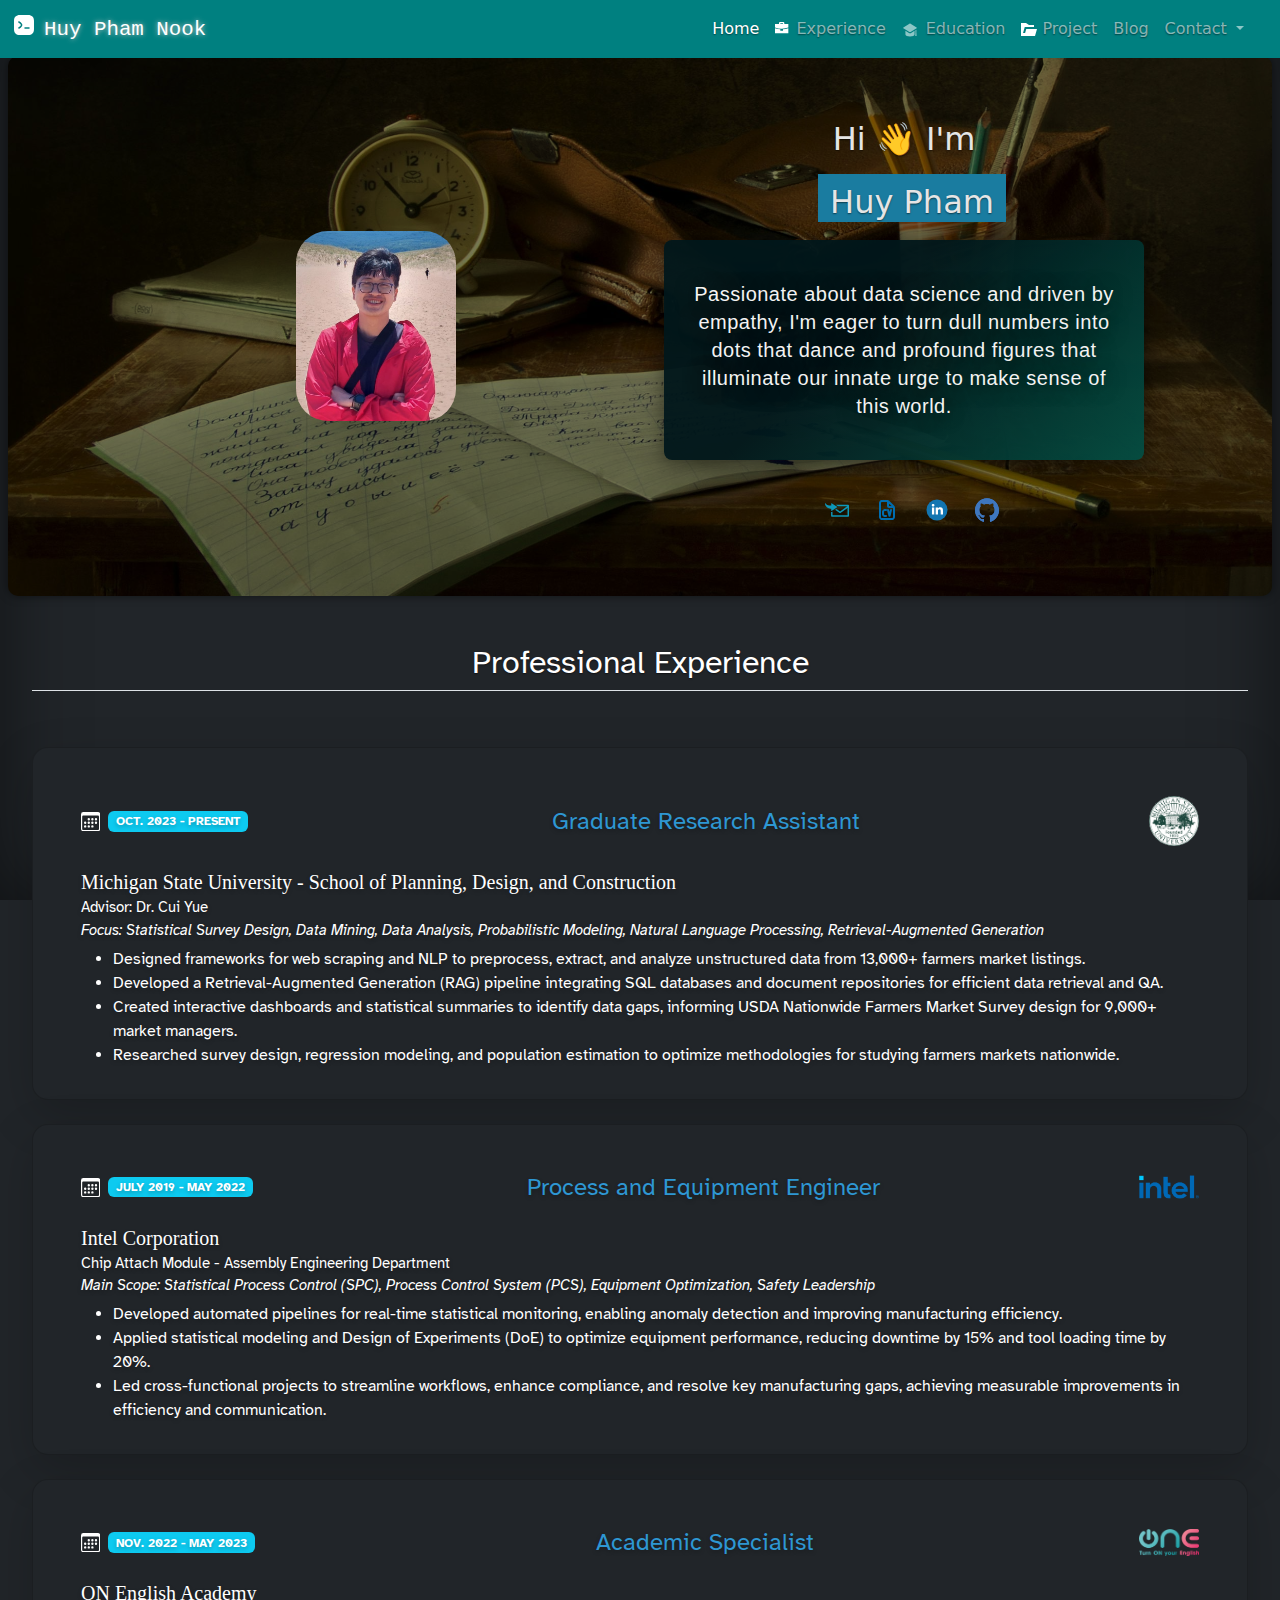
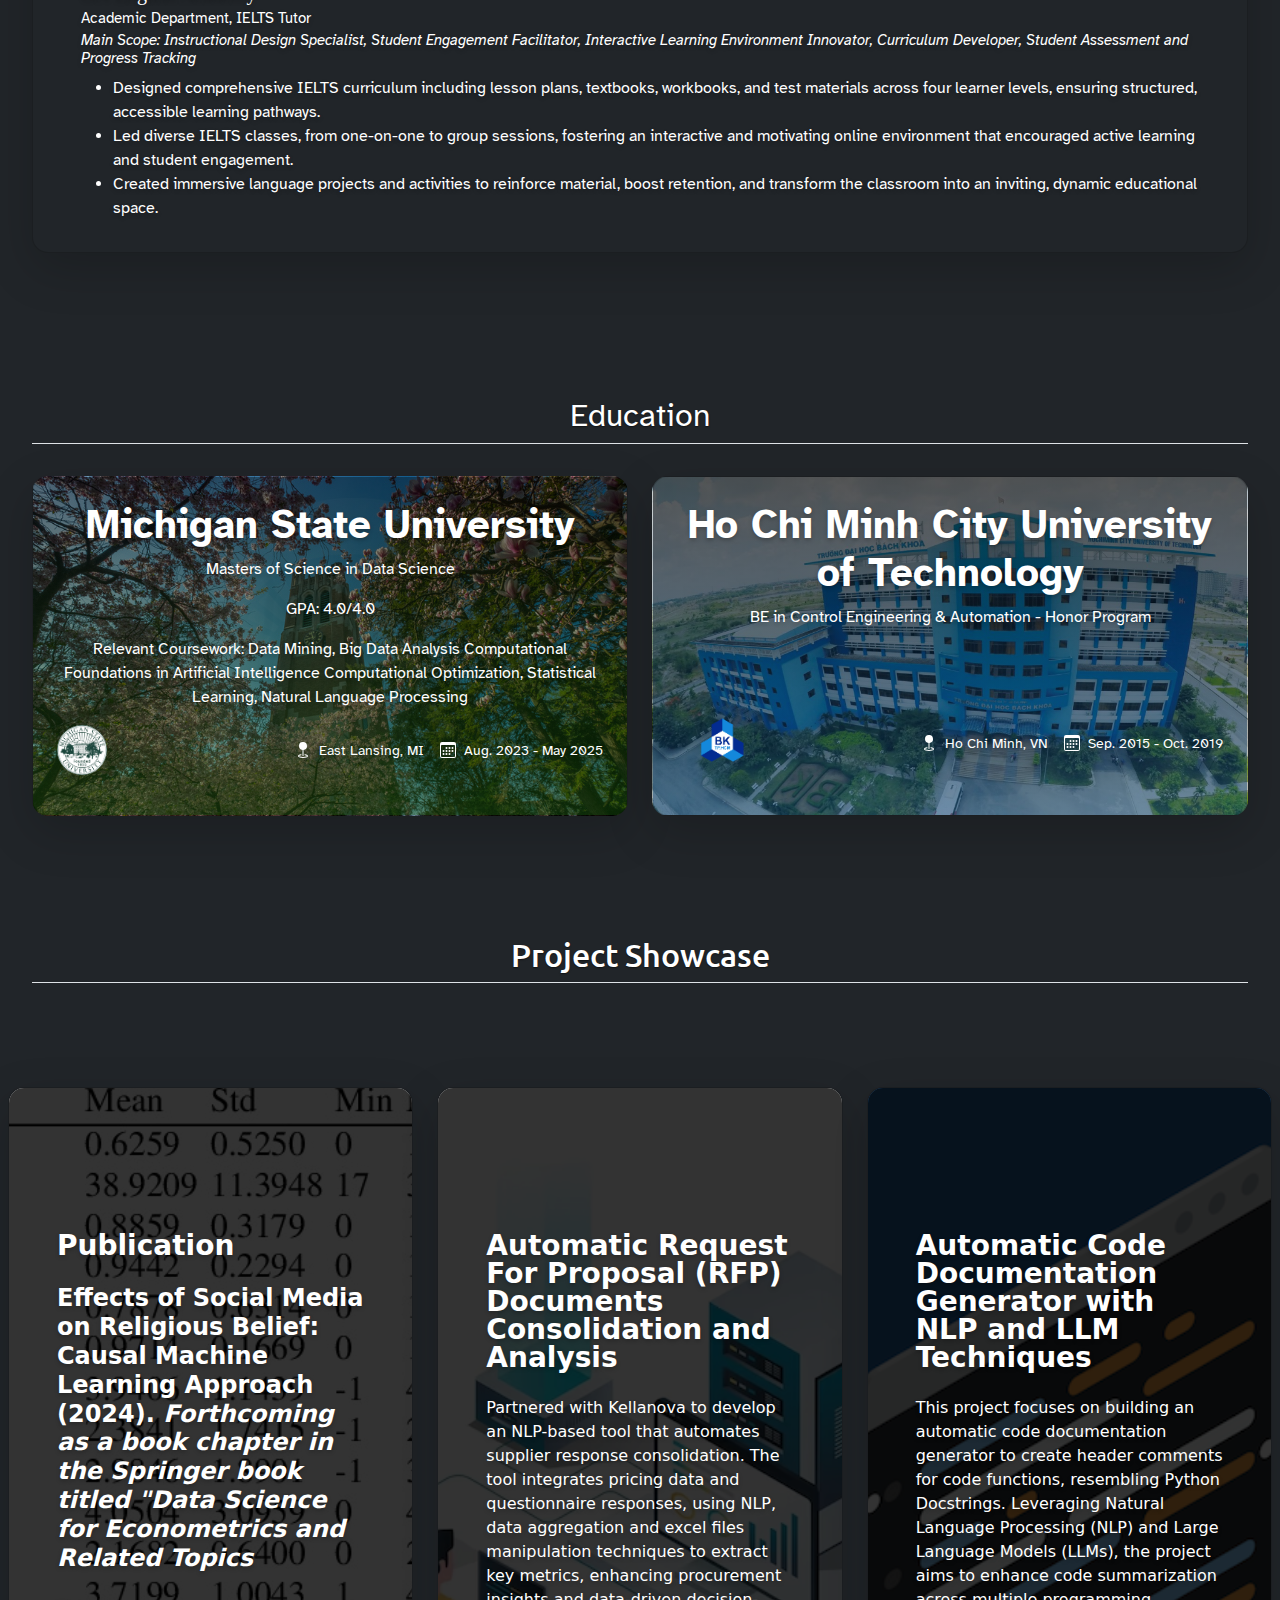
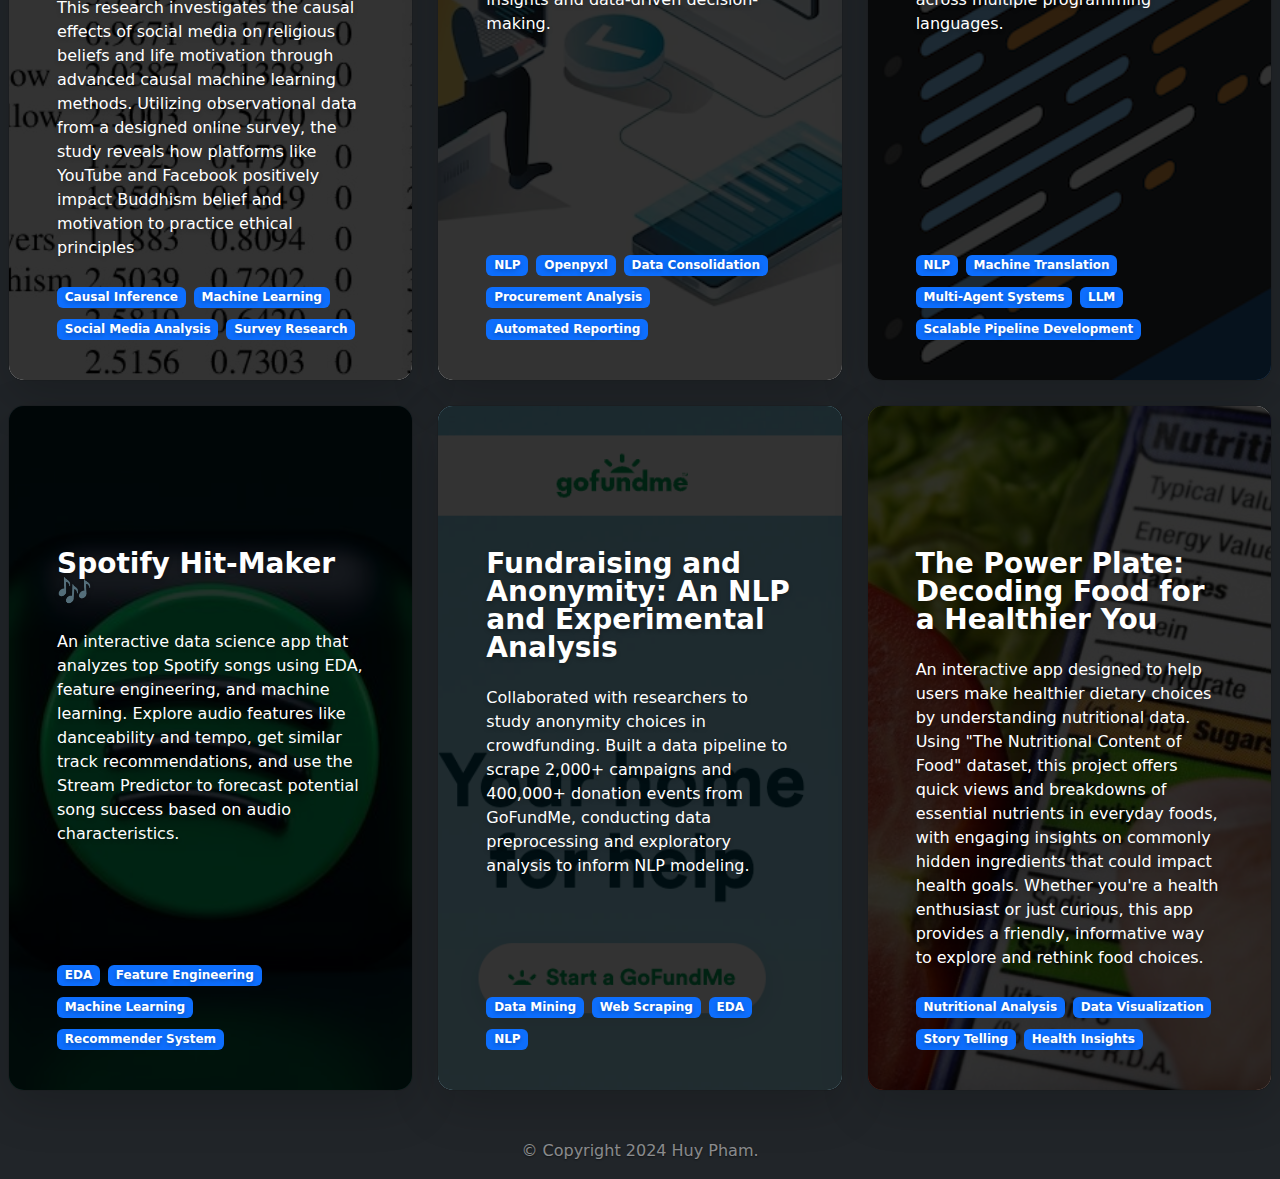
<file: index.html>
<!DOCTYPE html>
<html lang="en" class="h-100">

<head>
  <meta charset="UTF-8">
  <meta name="viewport" content="width=device-width, initial-scale=1">
  <meta name="author" content="Huy Pham">
  <meta name="description"
    content="Huy Pham Personal Portfolio, Master of Science in Data Science, I'm a dedicated and hard worker with a sharp mind and a passion for learning new things. Contact me at phamdinh@msu.edu">
  <meta name="google-site-verification" content="C8UkY1KP_EtUg__px7DzGB0qxyJPKvDaBWybJYrWNiM">
  <title>Huy Pham Personal Portfolio</title>
  <link rel="icon" href="src/favicon.ico" type="image/x-icon">
  <link href="./assets/dist/css/bootstrap.min.css" rel="stylesheet">

  <link href="./src/main.css" rel="stylesheet">
  <link rel="preconnect" href="https://fonts.googleapis.com">
  <link rel="preconnect" href="https://fonts.gstatic.com" crossorigin>
  <link
    href="https://fonts.googleapis.com/css2?family=Atkinson+Hyperlegible:ital,wght@0,400;0,700;1,400;1,700&family=Ubuntu:ital,wght@0,300;0,400;0,500;0,700;1,300;1,400;1,500;1,700&display=swap"
    rel="stylesheet">
</head>

<!-- Google tag (gtag.js) -->
<script async src="https://www.googletagmanager.com/gtag/js?id=G-77PTLSE8XR"></script>
<script>
  window.dataLayer = window.dataLayer || [];
  function gtag() { dataLayer.push(arguments); }
  gtag('js', new Date());

  gtag('config', 'G-77PTLSE8XR');
</script>

<body class="d-flex h-100 text-bg-dark" data-new-gr-c-s-check-loaded="8.912.0" data-gr-ext-installed>
  <svg style="display: none">
    <symbol id="folder-icon" viewBox="0 0 16 16">
      <path d="M0 1H5L8 3H13V5H3.7457L2.03141 11H4.11144L5.2543 7H16L14 14H0V1Z" fill="#ffffff" />
    </symbol>
    <symbol id="geo-fill" viewBox="0 0 16 16">
      <path fill-rule="evenodd"
        d="M4 4a4 4 0 1 1 4.5 3.969V13.5a.5.5 0 0 1-1 0V7.97A4 4 0 0 1 4 3.999zm2.493 8.574a.5.5 0 0 1-.411.575c-.712.118-1.28.295-1.655.493a1.319 1.319 0 0 0-.37.265.301.301 0 0 0-.057.09V14l.002.008a.147.147 0 0 0 .016.033.617.617 0 0 0 .145.15c.165.13.435.27.813.395.751.25 1.82.414 3.024.414s2.273-.163 3.024-.414c.378-.126.648-.265.813-.395a.619.619 0 0 0 .146-.15.148.148 0 0 0 .015-.033L12 14v-.004a.301.301 0 0 0-.057-.09 1.318 1.318 0 0 0-.37-.264c-.376-.198-.943-.375-1.655-.493a.5.5 0 1 1 .164-.986c.77.127 1.452.328 1.957.594C12.5 13 13 13.4 13 14c0 .426-.26.752-.544.977-.29.228-.68.413-1.116.558-.878.293-2.059.465-3.34.465-1.281 0-2.462-.172-3.34-.465-.436-.145-.826-.33-1.116-.558C3.26 14.752 3 14.426 3 14c0-.599.5-1 .961-1.243.505-.266 1.187-.467 1.957-.594a.5.5 0 0 1 .575.411z">
      </path>
    </symbol>
    <symbol id="calendar3" viewBox="0 0 16 16">
      <path
        d="M14 0H2a2 2 0 0 0-2 2v12a2 2 0 0 0 2 2h12a2 2 0 0 0 2-2V2a2 2 0 0 0-2-2zM1 3.857C1 3.384 1.448 3 2 3h12c.552 0 1 .384 1 .857v10.286c0 .473-.448.857-1 .857H2c-.552 0-1-.384-1-.857V3.857z">
      </path>
      <path
        d="M6.5 7a1 1 0 1 0 0-2 1 1 0 0 0 0 2zm3 0a1 1 0 1 0 0-2 1 1 0 0 0 0 2zm3 0a1 1 0 1 0 0-2 1 1 0 0 0 0 2zm-9 3a1 1 0 1 0 0-2 1 1 0 0 0 0 2zm3 0a1 1 0 1 0 0-2 1 1 0 0 0 0 2zm3 0a1 1 0 1 0 0-2 1 1 0 0 0 0 2zm3 0a1 1 0 1 0 0-2 1 1 0 0 0 0 2zm-9 3a1 1 0 1 0 0-2 1 1 0 0 0 0 2zm3 0a1 1 0 1 0 0-2 1 1 0 0 0 0 2zm3 0a1 1 0 1 0 0-2 1 1 0 0 0 0 2z">
      </path>
    </symbol>
    <symbol id="linkedin" viewBox="0 0 32 32">
      <rect x="2" y="2" width="28" height="28" rx="14" fill="#1275B1" />
      <path
        d="M12.6186 9.69215C12.6186 10.6267 11.8085 11.3843 10.8093 11.3843C9.81004 11.3843 9 10.6267 9 9.69215C9 8.7576 9.81004 8 10.8093 8C11.8085 8 12.6186 8.7576 12.6186 9.69215Z"
        fill="white" />
      <path d="M9.24742 12.6281H12.3402V22H9.24742V12.6281Z" fill="white" />
      <path
        d="M17.3196 12.6281H14.2268V22H17.3196C17.3196 22 17.3196 19.0496 17.3196 17.2049C17.3196 16.0976 17.6977 14.9855 19.2062 14.9855C20.911 14.9855 20.9008 16.4345 20.8928 17.5571C20.8824 19.0244 20.9072 20.5219 20.9072 22H24V17.0537C23.9738 13.8954 23.1508 12.4401 20.4433 12.4401C18.8354 12.4401 17.8387 13.1701 17.3196 13.8305V12.6281Z"
        fill="white" />

    </symbol>
    <symbol id="education" viewBox="0 0 14 14">
      <path
        d="m 12.499079,12.25525 c 0.0968,0 0.188377,-0.0436 0.249339,-0.11884 0.06096,-0.0752 0.08473,-0.17385 0.06473,-0.26853 l -0.202146,-0.95662 c 0.115125,-0.11137 0.187491,-0.26686 0.187491,-0.43975 0,-0.182 -0.08106,-0.34343 -0.206876,-0.45558 l 0,-3.32202 -0.810333,0.50146 0,2.82056 c -0.125815,0.11215 -0.2069,0.27358 -0.2069,0.45558 0,0.17291 0.07239,0.32841 0.187515,0.43975 l -0.20217,0.95662 c -0.02,0.0947 0.0038,0.19335 0.06473,0.26853 0.06096,0.0752 0.152539,0.11884 0.249339,0.11884 l 0.625281,0 z M 12.773741,4.75539 7.5021019,1.49209 C 7.3477151,1.39699 7.1736728,1.34925 6.9996305,1.34925 c -0.1740423,0 -0.3482077,0.0477 -0.5016586,0.14284 l -5.271713,3.2633 C 1.0854931,4.84249 0.99999905,4.99633 0.99999905,5.1619 c 0,0.1656 0.085494,0.31949 0.22625985,0.40673 l 5.2716883,3.26333 c 0.153451,0.0952 0.3276163,0.14284 0.5016586,0.14284 0.1740423,0 0.3481092,-0.0477 0.5024714,-0.14284 L 12.773741,5.56863 c 0.140766,-0.0872 0.22626,-0.24113 0.22626,-0.40673 0,-0.16557 -0.08549,-0.31946 -0.22626,-0.40651 z M 6.9996059,9.78508 c -0.3283798,0 -0.6488777,-0.0912 -0.928242,-0.26411 l -3.0750017,-1.90368 0,3.27796 c 0,0.97016 1.7931578,1.7555 4.0032436,1.7555 2.2108742,0 4.0038842,-0.78536 4.0038842,-1.7555 l 0,-3.27796 -3.0748786,1.90368 C 7.6492472,9.69388 7.3279857,9.78508 6.9996059,9.78508 Z" />
    </symbol>
    <symbol id="code" viewBox="0 0 32 32">
      <path
        d="M16.19 2H7.81C4.17 2 2 4.17 2 7.81V16.18C2 19.83 4.17 22 7.81 22H16.18C19.82 22 21.99 19.83 21.99 16.19V7.81C22 4.17 19.83 2 16.19 2ZM9.94 13.27C9.26 14.29 8.32 15.12 7.22 15.67C7.12 15.72 7 15.75 6.89 15.75C6.61 15.75 6.35 15.6 6.22 15.34C6.03 14.97 6.18 14.52 6.56 14.33C7.43 13.9 8.17 13.24 8.7 12.44C8.88 12.17 8.88 11.83 8.7 11.56C8.16 10.76 7.42 10.1 6.56 9.67C6.18 9.49 6.03 9.04 6.22 8.66C6.4 8.29 6.85 8.14 7.22 8.33C8.32 8.88 9.26 9.71 9.94 10.73C10.46 11.5 10.46 12.5 9.94 13.27ZM17 15.75H13C12.59 15.75 12.25 15.41 12.25 15C12.25 14.59 12.59 14.25 13 14.25H17C17.41 14.25 17.75 14.59 17.75 15C17.75 15.41 17.41 15.75 17 15.75Z"
        fill="white" />
    </symbol>
    <symbol id="map" viewBox="0 0 24 24">
      <g opacity="0.5">
        <path
          d="M3 8.70938V16.8377C3 17.8813 3 18.4031 3.28314 18.7959C3.56627 19.1888 4.06129 19.3538 5.05132 19.6838L6.21609 20.072C7.58318 20.5277 8.26674 20.7556 8.95493 20.6634C8.96999 20.6614 8.98501 20.6593 9 20.6569V6.65705C8.88712 6.67391 8.77331 6.68433 8.6591 6.68823C8.11989 6.70664 7.58626 6.52877 6.51901 6.17302C5.12109 5.70705 4.42213 5.47406 3.89029 5.71066C3.70147 5.79466 3.53204 5.91678 3.39264 6.06935C3 6.49907 3 7.23584 3 8.70938Z"
          fill="white" />
        <path
          d="M21 15.2907V7.16229C21 6.11872 21 5.59692 20.7169 5.20409C20.4337 4.81126 19.9387 4.64625 18.9487 4.31624L17.7839 3.92799C16.4168 3.47229 15.7333 3.24444 15.0451 3.3366C15.03 3.33861 15.015 3.34078 15 3.34309V17.343C15.1129 17.3261 15.2267 17.3157 15.3409 17.3118C15.8801 17.2934 16.4137 17.4713 17.481 17.827C18.8789 18.293 19.5779 18.526 20.1097 18.2894C20.2985 18.2054 20.468 18.0833 20.6074 17.9307C21 17.501 21 16.7642 21 15.2907Z"
          fill="white" />
      </g>
      <path
        d="M9.24685 6.60921C9.16522 6.6285 9.08286 6.64435 9 6.65673V20.6566C9.66964 20.5533 10.2689 20.1538 11.4416 19.3719L12.824 18.4503C13.7601 17.8263 14.2281 17.5143 14.7532 17.3902C14.8348 17.3709 14.9171 17.355 15 17.3427V3.34277C14.3304 3.44613 13.7311 3.84561 12.5583 4.62747L11.176 5.54905C10.2399 6.17308 9.77191 6.48509 9.24685 6.60921Z"
        fill="#white" />
      <path d="M17.481 17.8267C17.5684 17.8558 17.653 17.884 17.735 17.9113Z" fill="#white" />
    </symbol>
    <symbol id="work-case-filled" viewBox="0 0 512 512">
      <path
        d="M0,197.76 C54.5835501,218.995667 112.186031,231.452204 170.666667,234.666667 L170.666667,277.333333 L256,277.333333 L256,234.666667 C314.339546,231.013 371.833936,218.86731 426.666667,198.613333 L426.666667,362.666667 L0,362.666667 L0,197.76 Z M277.333333,0 L298.666667,21.3333333 L298.666667,64 L426.666667,64 L426.666667,175.146667 C361.254942,199.569074 292.110481,212.488551 222.293333,213.333333 L222.293333,213.333333 L206.933333,213.333333 C136.179047,212.568604 66.119345,199.278929 0,174.08 L0,64 L128,64 L128,21.3333333 L149.333333,0 L277.333333,0 Z M256,42.6666667 L170.666667,42.6666667 L170.666667,64 L256,64 L256,42.6666667 Z"
        fill="#ffffff" />
    </symbol>
    <symbol id="email" viewBox="0 0 16.615 16.615">
      <g>
        <g>
          <path style="fill:#0d98ba;" d="M16.614,5.208c0-0.276-0.225-0.501-0.502-0.501H7.53l1.208,0.813
                c0.078,0.053,0.142,0.119,0.199,0.19h6.455L10.408,9.32L7.971,7.566l-0.965,0.65l3.111,2.218c0.17,0.123,0.412,0.121,0.582,0
                l4.912-3.502v5.09H5.205V9.428L5.003,9.565C4.845,9.669,4.669,9.721,4.488,9.721C4.39,9.721,4.295,9.7,4.202,9.67v2.854
                c0,0.277,0.225,0.502,0.502,0.502h11.409c0.277,0,0.502-0.225,0.502-0.502V5.958c0-0.026-0.004-0.05-0.008-0.072
                c0.006-0.027,0.008-0.054,0.008-0.08V5.208H16.614z" />
          <path style="fill:#0d98ba;" d="M4.308,8.799c0,0.066,0.037,0.127,0.096,0.158c0.06,0.031,0.13,0.027,0.185-0.01l3.735-2.514
                C8.373,6.4,8.403,6.344,8.403,6.283c0-0.06-0.03-0.115-0.079-0.149L4.59,3.621C4.535,3.585,4.464,3.58,4.405,3.611
                c-0.059,0.032-0.096,0.093-0.096,0.16v1.454C3.721,5.221,3.235,5.195,2.83,5.146C0.888,4.916,0.368,3.75,0.347,3.7
                C0.318,3.632,0.252,3.59,0.181,3.59c-0.012,0-0.024,0-0.035,0.003C0.06,3.611,0,3.685,0,3.77c0,2.944,3.495,3.571,4.307,3.677
                L4.308,8.799L4.308,8.799z" />
        </g>
      </g>
    </symbol>
    <symbol id="cv" viewBox="0 0 24 24">
      <path
        d="M12.6385 3.05526L12.8719 2.08289L12.6385 3.05526ZM13.9373 3.93726L13.2302 4.64437L13.9373 3.93726ZM13.2166 3.29472L13.7391 2.44208L13.2166 3.29472ZM6.09202 20.782L6.54601 19.891L6.09202 20.782ZM5.21799 19.908L6.10899 19.454L5.21799 19.908ZM17.908 20.782L17.454 19.891L17.908 20.782ZM18.782 19.908L17.891 19.454L18.782 19.908ZM18.0627 8.06274L18.7698 7.35563L18.0627 8.06274ZM18.7053 8.78343L19.5579 8.26093L18.7053 8.78343ZM18.9447 9.36154L19.9171 9.12809L18.9447 9.36154ZM5.21799 4.09202L6.10899 4.54601L5.21799 4.09202ZM6.09202 3.21799L6.54601 4.10899L6.09202 3.21799ZM13.9701 11.7575C13.8362 11.2217 13.2933 10.8959 12.7575 11.0299C12.2217 11.1638 11.8959 11.7067 12.0299 12.2425L13.9701 11.7575ZM14.5 18L13.5299 18.2425C13.6411 18.6877 14.0411 19 14.5 19C14.9589 19 15.3589 18.6877 15.4701 18.2425L14.5 18ZM16.9701 12.2425C17.1041 11.7067 16.7783 11.1638 16.2425 11.0299C15.7067 10.8959 15.1638 11.2217 15.0299 11.7575L16.9701 12.2425ZM11 19C11.5523 19 12 18.5523 12 18C12 17.4477 11.5523 17 11 17V19ZM9.23463 17.8478L8.85195 18.7716H8.85195L9.23463 17.8478ZM8.15224 16.7654L7.22836 17.1481H7.22836L8.15224 16.7654ZM11 13C11.5523 13 12 12.5523 12 12C12 11.4477 11.5523 11 11 11V13ZM9.23463 12.1522L8.85195 11.2284L9.23463 12.1522ZM8.15224 13.2346L7.22836 12.8519L8.15224 13.2346ZM14 3.17981C14 2.62752 13.5523 2.17981 13 2.17981C12.4477 2.17981 12 2.62752 12 3.17981H14ZM18.82 10C19.3723 10 19.82 9.55229 19.82 9C19.82 8.44772 19.3723 8 18.82 8V10ZM15.8 20H8.2V22H15.8V20ZM6 17.8V6.2H4V17.8H6ZM8.2 4H11.6745V2H8.2V4ZM18 10.3255V17.8H20V10.3255H18ZM11.6745 4C12.2113 4 12.3167 4.00643 12.405 4.02763L12.8719 2.08289C12.4999 1.99357 12.1161 2 11.6745 2V4ZM14.6444 3.23015C14.3321 2.91791 14.0653 2.64199 13.7391 2.44208L12.6941 4.14736C12.7715 4.19482 12.8506 4.2648 13.2302 4.64437L14.6444 3.23015ZM12.405 4.02763C12.5071 4.05213 12.6046 4.09253 12.6941 4.14736L13.7391 2.44208C13.4707 2.27759 13.178 2.15638 12.8719 2.08289L12.405 4.02763ZM8.2 20C7.62345 20 7.25117 19.9992 6.96784 19.9761C6.69617 19.9539 6.59545 19.9162 6.54601 19.891L5.63803 21.673C6.01641 21.8658 6.40963 21.9371 6.80497 21.9694C7.18864 22.0008 7.65645 22 8.2 22V20ZM4 17.8C4 18.3436 3.99922 18.8114 4.03057 19.195C4.06287 19.5904 4.13419 19.9836 4.32698 20.362L6.10899 19.454C6.0838 19.4045 6.04612 19.3038 6.02393 19.0322C6.00078 18.7488 6 18.3766 6 17.8H4ZM6.54601 19.891C6.35785 19.7951 6.20487 19.6422 6.10899 19.454L4.32698 20.362C4.6146 20.9265 5.07354 21.3854 5.63803 21.673L6.54601 19.891ZM15.8 22C16.3436 22 16.8114 22.0008 17.195 21.9694C17.5904 21.9371 17.9836 21.8658 18.362 21.673L17.454 19.891C17.4045 19.9162 17.3038 19.9539 17.0322 19.9761C16.7488 19.9992 16.3766 20 15.8 20V22ZM18 17.8C18 18.3766 17.9992 18.7488 17.9761 19.0322C17.9539 19.3038 17.9162 19.4045 17.891 19.454L19.673 20.362C19.8658 19.9836 19.9371 19.5904 19.9694 19.195C20.0008 18.8114 20 18.3436 20 17.8H18ZM18.362 21.673C18.9265 21.3854 19.3854 20.9265 19.673 20.362L17.891 19.454C17.7951 19.6422 17.6422 19.7951 17.454 19.891L18.362 21.673ZM17.3556 8.76985C17.7352 9.14941 17.8052 9.22849 17.8526 9.30593L19.5579 8.26093C19.358 7.93471 19.0821 7.66788 18.7698 7.35563L17.3556 8.76985ZM20 10.3255C20 9.8839 20.0064 9.50012 19.9171 9.12809L17.9724 9.59498C17.9936 9.6833 18 9.7887 18 10.3255H20ZM17.8526 9.30593C17.9075 9.3954 17.9479 9.49295 17.9724 9.59498L19.9171 9.12809C19.8436 8.82198 19.7224 8.52935 19.5579 8.26093L17.8526 9.30593ZM6 6.2C6 5.62345 6.00078 5.25117 6.02393 4.96784C6.04612 4.69617 6.0838 4.59545 6.10899 4.54601L4.32698 3.63803C4.13419 4.01641 4.06287 4.40963 4.03057 4.80497C3.99922 5.18864 4 5.65645 4 6.2H6ZM8.2 2C7.65645 2 7.18864 1.99922 6.80497 2.03057C6.40963 2.06287 6.01641 2.13419 5.63803 2.32698L6.54601 4.10899C6.59545 4.0838 6.69617 4.04612 6.96784 4.02393C7.25117 4.00078 7.62345 4 8.2 4V2ZM6.10899 4.54601C6.20487 4.35785 6.35785 4.20487 6.54601 4.10899L5.63803 2.32698C5.07354 2.6146 4.6146 3.07354 4.32698 3.63803L6.10899 4.54601ZM12.0299 12.2425L13.5299 18.2425L15.4701 17.7575L13.9701 11.7575L12.0299 12.2425ZM15.4701 18.2425L16.9701 12.2425L15.0299 11.7575L13.5299 17.7575L15.4701 18.2425ZM11 17C10.5204 17 10.2107 16.9995 9.97376 16.9833C9.74576 16.9677 9.65893 16.9411 9.61732 16.9239L8.85195 18.7716C9.17788 18.9066 9.50779 18.9561 9.83762 18.9787C10.1585 19.0005 10.5477 19 11 19V17ZM7 15C7 15.4523 6.99946 15.8415 7.02135 16.1624C7.04385 16.4922 7.09336 16.8221 7.22836 17.1481L9.07612 16.3827C9.05888 16.3411 9.03227 16.2542 9.01671 16.0262C9.00054 15.7893 9 15.4796 9 15H7ZM9.61732 16.9239C9.37229 16.8224 9.17761 16.6277 9.07612 16.3827L7.22836 17.1481C7.53284 17.8831 8.11687 18.4672 8.85195 18.7716L9.61732 16.9239ZM11 11C10.5477 11 10.1585 10.9995 9.83762 11.0213C9.50779 11.0439 9.17788 11.0934 8.85195 11.2284L9.61732 13.0761C9.65893 13.0589 9.74576 13.0323 9.97376 13.0167C10.2107 13.0005 10.5204 13 11 13V11ZM9 15C9 14.5204 9.00054 14.2107 9.01671 13.9738C9.03227 13.7458 9.05888 13.6589 9.07612 13.6173L7.22836 12.8519C7.09336 13.1779 7.04385 13.5078 7.02135 13.8376C6.99946 14.1585 7 14.5477 7 15H9ZM8.85195 11.2284C8.11686 11.5328 7.53284 12.1169 7.22836 12.8519L9.07612 13.6173C9.17761 13.3723 9.37229 13.1776 9.61732 13.0761L8.85195 11.2284ZM12 3.17981V8H14V3.17981H12ZM14 10H18.82V8H14V10ZM12 8C12 9.10457 12.8954 10 14 10V8V8H12ZM13.2302 4.64437L17.3556 8.76985L18.7698 7.35563L14.6444 3.23015L13.2302 4.64437Z"
        fill="#006db0" />
    </symbol>
    <symbol id="github" viewBox="0 0 496 496">
      <path id="SVGCleanerId_0" style="fill: #3e77bf"
        d="M247.992,5.163C111.048,5.163,0,116.627,0,254.163
	c0,109.992,71.048,203.32,169.632,236.24c12.392,2.296,16.912-5.392,16.912-12c0-5.904-0.216-21.56-0.336-42.344
	c-69,15.064-83.552-33.376-83.552-33.376c-11.264-28.768-27.52-36.408-27.52-36.408c-22.528-15.456,1.696-15.16,1.696-15.16
	c24.88,1.752,37.976,25.672,37.976,25.672c22.144,38.048,58.064,27.048,72.192,20.672c2.232-16.08,8.656-27.064,15.736-33.28
	c-55.056-6.296-112.944-27.64-112.944-123.04c0-27.176,9.656-49.408,25.52-66.832c-2.568-6.296-11.072-31.6,2.416-65.872
	c0,0,20.832-6.688,68.2,25.52c19.784-5.52,41-8.28,62.096-8.392c21.048,0.112,42.28,2.864,62.096,8.392
	c47.328-32.208,68.128-25.52,68.128-25.52c13.52,34.272,5.016,59.576,2.456,65.872c15.904,17.424,25.504,39.648,25.504,66.832
	c0,95.64-57.984,116.68-113.232,122.856c8.904,7.688,16.832,22.872,16.832,46.112c0,33.296-0.296,60.128-0.296,68.296
	c0,6.672,4.472,14.424,17.048,11.968C425.016,457.387,496,364.123,496,254.163C496,116.627,384.952,5.163,247.992,5.163z" />
      <g>
        <path id="SVGCleanerId_0_1_" style="fill: #3e77bf"
          d="M247.992,5.163C111.048,5.163,0,116.627,0,254.163
		c0,109.992,71.048,203.32,169.632,236.24c12.392,2.296,16.912-5.392,16.912-12c0-5.904-0.216-21.56-0.336-42.344
		c-69,15.064-83.552-33.376-83.552-33.376c-11.264-28.768-27.52-36.408-27.52-36.408c-22.528-15.456,1.696-15.16,1.696-15.16
		c24.88,1.752,37.976,25.672,37.976,25.672c22.144,38.048,58.064,27.048,72.192,20.672c2.232-16.08,8.656-27.064,15.736-33.28
		c-55.056-6.296-112.944-27.64-112.944-123.04c0-27.176,9.656-49.408,25.52-66.832c-2.568-6.296-11.072-31.6,2.416-65.872
		c0,0,20.832-6.688,68.2,25.52c19.784-5.52,41-8.28,62.096-8.392c21.048,0.112,42.28,2.864,62.096,8.392
		c47.328-32.208,68.128-25.52,68.128-25.52c13.52,34.272,5.016,59.576,2.456,65.872c15.904,17.424,25.504,39.648,25.504,66.832
		c0,95.64-57.984,116.68-113.232,122.856c8.904,7.688,16.832,22.872,16.832,46.112c0,33.296-0.296,60.128-0.296,68.296
		c0,6.672,4.472,14.424,17.048,11.968C425.016,457.387,496,364.123,496,254.163C496,116.627,384.952,5.163,247.992,5.163z" />
      </g>
    </symbol>
  </svg>

  <div class="d-flex w-100 h-100 p-2 mx-auto flex-column">
    <header class="mb-auto fixed-top bg-info bg-opacity-25" id="top-header">
      <div>
        <nav class="navbar navbar-expand-lg navbar-dark" aria-label="Offcanvas navbar large">
          <div class="container-fluid">
            <a class="navbar-brand title-nav" href="#"> <svg width="32" height="32" fill="currentColor">
                <use xlink:href="#code"></use>
              </svg>Huy Pham Nook</a>
            <button class="navbar-toggler" type="button" data-bs-toggle="offcanvas" data-bs-target="#offcanvasNavbar2"
              aria-controls="offcanvasNavbar2">
              <span class="navbar-toggler-icon"></span>
            </button>
            <div class="offcanvas offcanvas-end text-bg-dark" tabindex="-1" id="offcanvasNavbar2"
              aria-labelledby="offcanvasNavbar2Label">
              <div class="offcanvas-header">
                <svg class="bi" width="32" height="32" fill="currentColor">
                  <use xlink:href="#map"></use>
                </svg>
                </h5>
                <button type="button" class="btn-close btn-close-white" data-bs-dismiss="offcanvas"
                  aria-label="Close"></button>
              </div>
              <div class="offcanvas-body">
                <ul class="navbar-nav justify-content-end flex-grow-1 pe-3">
                  <li class="nav-item">
                    <a class="nav-link active" aria-current="page" href="#">Home</a>
                  </li>
                  <li class="nav-item">
                    <a class="nav-link" href="#exp"><svg width="16" height="16">
                        <use xlink:href="#work-case-filled"></use>
                      </svg> Experience</a>
                  </li>
                  <li class="nav-item">
                    <a class="nav-link" href="#edu"> <svg width="16" height="16" fill="currentColor"
                        class="me-2 align-middle">
                        <use xlink:href="#education"></use>
                      </svg>Education</a>
                  </li>
                  <li class="nav-item">
                    <a class="nav-link" href="#proj"><svg width="16" height="16">
                        <use xlink:href="#folder-icon"></use>
                      </svg> Project</a>
                  </li>
                  <li class="nav-item">
                    <a class="nav-link" href="#proj">Blog</a>
                  </li>
                  <li class="nav-item dropdown">
                    <a class="nav-link dropdown-toggle" href="#" role="button" data-bs-toggle="dropdown"
                      aria-expanded="false">
                      Contact
                    </a>
                    <ul class="dropdown-menu bg-opacity-75">
                      <li>
                        <a class="dropdown-item" href="https://github.com/phamdinhgiahuy">
                          <svg width="24" height="24" fill="currentColor" class="me-2 align-middle">
                            <use xlink:href="#github"></use>
                          </svg>
                          What I'm working on
                        </a>
                      </li>
                      <li>
                        <a class="dropdown-item" href="https://www.linkedin.com/in/dinhgiahuy/">
                          <svg width="24" height="24" fill="currentColor" class="me-2 align-middle">
                            <use xlink:href="#linkedin"></use>
                          </svg>
                          Let's connect
                        </a>
                      </li>
                      <li>
                        <a class="dropdown-item" href="#">
                          <svg width="24" height="24" fill="currentColor" class="me-2 align-middle">
                            <use xlink:href="#cv"></use>
                          </svg>
                          Huy's CV
                        </a>
                      </li>
                      <li>
                        <hr class="dropdown-divider">
                      </li>
                      <li>
                        <a class="dropdown-item" href="mailto:phamdinh@msu.edu">
                          <svg width="24" height="24" fill="currentColor" class="me-2 align-middle">
                            <use xlink:href="#email"></use>
                          </svg>
                          Send me an email
                        </a>
                      </li>
                    </ul>
                  </li>
                </ul>
              </div>
            </div>
          </div>
        </nav>
      </div>
    </header>
    <main>
      <div class="b-example-divider"></div>

      <div class="container px-4 py-5 text-center">
        <div class="row align-items-center g-5 py-5">

          <div class="col-lg-6">
            <img src="./src/img/huy.jpg" alt="Huy is awesome" class=" img-fluid shadow-lg rounded-5 z-depth-1"
              width="160" loading="lazy" />
          </div>

          <div class="col-lg-6">
            <h2 class="mb-3">Hi 👋 I'm</h2>
            <section class="animation">
              <div class="first">
                <div>Huy Pham</div>
              </div>
              <div class="second">
                <div>An MSDS @ MSU</div>
              </div>
              <div class="third">
                <div>A Cat Person</div>
              </div>
              <div class="fourth">
                <div>An Insightful Introvert</div>
              </div>
            </section>

            <div class="hero mt-3">
              <h5>Passionate about data science and driven by empathy, I'm
                eager to turn dull numbers into dots that dance and profound
                figures that illuminate our innate urge to
                make sense of this world.</h5>
            </div>

            <div class="icon-row d-flex justify-content-center mt-4">
              <a href="mailto:phamdinh@msu.edu" aria-label="email" class="ms-3 hover-zoom">
                <i class="icon-mail-line"></i>
                <svg width="24" height="24" fill="currentColor">
                  <use xlink:href="#email"></use>
                </svg>
              </a>
              <a href="#" aria-label="cv" class="ms-3 hover-zoom">
                <i class="icon-cv-line"></i>
                <svg width="24" height="24" fill="currentColor">
                  <use xlink:href="#cv"></use>
                </svg>
              </a>
              <a href="https://www.linkedin.com/in/dinhgiahuy/" aria-label="linkedin" class="ms-3 hover-zoom">
                <i class="icon-linkedin-line"></i>
                <svg width="24" height="24" fill="currentColor">
                  <use xlink:href="#linkedin"></use>
                </svg>
              </a>
              <a href="https://github.com/phamdinhgiahuy" aria-label="github" class="ms-3 hover-zoom">
                <i class="icon-github-line"></i>
                <svg width="24" height="24" fill="currentColor">
                  <use xlink:href="#github"></use>
                </svg>
              </a>
            </div>
          </div>

        </div>
      </div>
      <div id="exp" class="px-4 py-5 atkinson-hyperlegible-regular">
        <h2 class="pb-2 border-bottom text-center">Professional
          Experience</h2>
        <div class="row row-cols-1 row-cols-lg-1 g-4 py-5">

          <div class="col">
            <div class="card card-cover h-100 text-bg-dark rounded-4 shadow-lg">
              <div class="p-5 pb-3 text-white text-shadow-1">
                <div class="d-flex justify-content-between align-items-center mb-4">
                  <div class="d-flex align-items-center">
                    <svg class="bi me-2" width="1.2em" height="1.2em">
                      <use xlink:href="#calendar3"></use>
                    </svg>
                    <span class="badge bg-info text-uppercase text-white me-3" style="min-width: 75px;">Oct. 2023 -
                      Present</span>
                  </div>
                  <h4 class="font-weight-bold mb-0 text-center" style="color: rgb(46, 151, 211);">
                    Graduate Research Assistant
                  </h4>
                  <img src="./src/img/msulogo.png" loading="lazy alt=" MSU" width="50" class="rounded-circle" />
                </div>
                <h5 class="mb-1" style="font-family: 'Lucida Sans Unicode'">Michigan State
                  University - School of Planning, Design, and
                  Construction</h5>
                <h6 class="mb-1" style="font-size: 0.95rem;">Advisor: Dr.
                  Cui Yue</h6>
                  <h6 class="mb-2" style="font-size: 0.95rem; font-style: italic;">Focus:
                    Statistical Survey Design, Data Mining, Data Analysis,
                    Probabilistic Modeling, Natural Language Processing, Retrieval-Augmented Generation
                  </h6>
                  <ul class="pl-3">
                    <li>Designed frameworks for web scraping and NLP to preprocess, extract, and analyze unstructured data from 13,000+ farmers market listings.</li>
                    <li>Developed a Retrieval-Augmented Generation (RAG) pipeline integrating SQL databases and document repositories for efficient data retrieval and QA.</li>
                    <li>Created interactive dashboards and statistical summaries to identify data gaps, informing USDA Nationwide Farmers Market Survey design for 9,000+ market managers.</li>
                    <li>Researched survey design, regression modeling, and population estimation to optimize methodologies for studying farmers markets nationwide.</li>
                  </ul>
                  
              </div>
            </div>
          </div>
          <div class="col">
            <div class="card card-cover h-100 text-bg-dark rounded-4 shadow-lg">
              <div class="p-5 pb-3 text-white text-shadow-1">
                <div class="d-flex justify-content-between align-items-center mb-4">
                  <div class="d-flex align-items-center">
                    <svg class="bi me-2" width="1.2em" height="1.2em">
                      <use xlink:href="#calendar3"></use>
                    </svg>
                    <span class="badge bg-info text-uppercase text-white me-3" style="min-width: 75px;">July 2019 - May
                      2022</span>
                  </div>
                  <h4 class="font-weight-bold mb-0 text-center" style="color: rgb(46, 151, 211);">
                    Process and Equipment Engineer
                  </h4>
                  <img src="./src/img/Intel-logo-2022.png" loading="lazy alt=" INTEL" width="60" />
                </div>
                <h5 class="mb-1" style="font-family:'Lucida Sans Unicode';">Intel
                  Corporation</h5>
                <h6 class="mb-1" style="font-size: 0.95rem;">Chip Attach
                  Module - Assembly Engineering Department</h6>
                  <h6 class="mb-2" style="font-size: 0.95rem; font-style: italic;">
                    Main Scope: Statistical Process Control (SPC), Process Control System (PCS), Equipment Optimization, Safety Leadership
                  </h6>
                  <ul class="pl-3">
                    <li>Developed automated pipelines for real-time statistical monitoring, enabling anomaly detection and improving manufacturing efficiency.</li>
                    <li>Applied statistical modeling and Design of Experiments (DoE) to optimize equipment performance, reducing downtime by 15% and tool loading time by 20%.</li>
                    <li>Led cross-functional projects to streamline workflows, enhance compliance, and resolve key manufacturing gaps, achieving measurable improvements in efficiency and communication.</li>
                  </ul>
                  

              </div>
            </div>
          </div>
          <div class="col">
            <div class="card card-cover h-100 text-bg-dark rounded-4 shadow-lg">
              <div class="p-5 pb-3 text-white text-shadow-1">
                <div class="d-flex justify-content-between align-items-center mb-4">
                  <div class="d-flex align-items-center">
                    <svg class="bi me-2" width="1.2em" height="1.2em">
                      <use xlink:href="#calendar3"></use>
                    </svg>
                    <span class="badge bg-info text-uppercase text-white me-3" style="min-width: 75px;">Nov. 2022 - May
                      2023</span>
                  </div>
                  <h4 class="font-weight-bold mb-0 text-center" style="color: rgb(46, 151, 211);">
                    Academic Specialist
                  </h4>
                  <img src="./src/img/one.png" loading="lazy alt=" ONE" width="60" />
                </div>
                <h5 class="mb-1" style="font-family:'Lucida Sans Unicode';">ON English
                  Academy</h5>
                <h6 class="mb-1" style="font-size: 0.95rem;">Academic
                  Department, IELTS Tutor</h6>
                <h6 class="mb-2" style="font-size: 0.95rem; font-style: italic;">
                  Main Scope: Instructional Design Specialist, Student
                  Engagement Facilitator, Interactive Learning
                  Environment Innovator, Curriculum Developer, Student
                  Assessment and Progress Tracking
                </h6>
                <ul class="pl-3">
                  <li>Designed comprehensive IELTS curriculum including
                    lesson plans, textbooks, workbooks, and test
                    materials across four learner levels, ensuring
                    structured, accessible learning pathways.</li>
                  <li>Led diverse IELTS classes, from one-on-one to group
                    sessions, fostering an interactive and
                    motivating online environment that encouraged active
                    learning and student engagement.</li>
                  <li>Created immersive language projects and activities to
                    reinforce material, boost retention, and
                    transform the classroom into an inviting, dynamic
                    educational space.</li>
                </ul>

              </div>
            </div>
          </div>
        </div>
      </div>

      <div id="edu" class="px-4 py-5 text-center atkinson-hyperlegible-regular">
        <h2 class="pb-2 border-bottom text-center">Education</h2>
        <div class="row row-cols-1 row-cols-lg-2 g-4 py-4">
          <div class="col">
            <div class="card card-cover h-100 overflow-hidden text-bg-dark rounded-4 shadow-lg"
              style="background-image: linear-gradient(rgba(0, 0, 0, 0.5), rgba(21, 78, 13, 0.5)), url('./src/img/msu.jpg');">
              <div class="d-flex flex-column h-100 p-4 text-white text-shadow-1 text-center">
                <h3 class="display-6 fw-bold">Michigan State University</h3>
                <p class="fs-6">Masters of Science in Data Science</p>
                <p class="fs-7">GPA: 4.0/4.0</p>
                <p class="fs-7 mb-3">Relevant Coursework: Data Mining, Big
                  Data Analysis Computational Foundations in Artificial Intelligence Computational Optimization,
                  Statistical
                  Learning, Natural Language Processing</p>
                <ul class="d-flex list-unstyled mt-auto">
                  <li class="me-auto">
                    <img src="./src/img/msulogo.png" loading="lazy alt=" MSU" width="50" class="rounded-circle" />
                  </li>
                  <li class="d-flex align-items-center me-3">
                    <svg class="bi me-2" width="1em" height="1em">
                      <use xlink:href="#geo-fill"></use>
                    </svg>
                    <small>East Lansing, MI</small>
                  </li>
                  <li class="d-flex align-items-center">
                    <svg class="bi me-2" width="1em" height="1em">
                      <use xlink:href="#calendar3"></use>
                    </svg>
                    <small>Aug. 2023 - May 2025</small>
                  </li>
                </ul>
              </div>
            </div>
          </div>

          <div class="col">
            <div class="card card-cover h-100 overflow-hidden text-bg-dark rounded-4 shadow-lg text-center"
              style="background-image: linear-gradient(rgba(0, 0, 0, 0.664), rgba(11, 63, 110, 0.562)), url('./src/img/bku.jpeg');">
              <div class="d-flex flex-column h-100 p-4 text-white text-shadow-1">
                <h3 class="display-6 fw-bold">Ho Chi Minh City University of
                  Technology</h3>
                <p class="fs-6">BE in Control Engineering & Automation -
                  Honor Program</p>
                <ul class="d-flex list-unstyled mt-auto">
                  <li class="me-auto">
                    <img src="./src/img/bkulogo.png" loading="lazy alt=" BKU" width="90" class="rounded-circle" />
                  </li>
                  <li class="d-flex align-items-center me-3">
                    <svg class="bi me-2" width="1em" height="1em">
                      <use xlink:href="#geo-fill"></use>
                    </svg>
                    <small>Ho Chi Minh, VN</small>
                  </li>
                  <li class="d-flex align-items-center">
                    <svg class="bi me-2" width="1em" height="1em">
                      <use xlink:href="#calendar3"></use>
                    </svg>
                    <small>Sep. 2015 - Oct. 2019</small>
                  </li>
                </ul>
              </div>
            </div>
          </div>
        </div>
      </div>

      <div id="proj" class="px-4 py-5 text-center ubuntu-regular">
        <h2 class="pb-2 border-bottom">Project Showcase</h2>
      </div>
      <div class="row row-cols-1 row-cols-lg-3 align-items-stretch g-4 py-5">

        <div class="col">
          <a href="https://www.researchgate.net/publication/384937100_Effects_of_Social_Media_on_Religious_Belief_Life_Belief_and_Life_Motivation_Using_Causal_Machine_Learning_A_Case_Study_of_Thich_Minh_Tue_Phenomenon"
            target="_blank" class="text-decoration-none">

            <div class="card proj-card-cover h-100 overflow-hidden text-bg-dark rounded-4 shadow-lg position-relative">
              <div class="card-overlay"></div>
              <div style="background-image: url('./src/img/cauinfer.jpg');" class="card-img h-100">
                <div class="d-flex flex-column h-100 p-5 pb-3 text-white text-shadow-1">
                  <h3 class="pt-5 mt-5 mb-4 lh-1 fw-bold">Publication</h3>
                  <h4 class="mb-4 fw-bold">Effects of Social Media on Religious Belief: Causal Machine Learning Approach (2024). <em>Forthcoming as a book chapter in the Springer book titled "Data Science for Econometrics and Related Topics</em></h4>
                  <p class="mb-4">This research investigates the causal effects of social media on religious beliefs and
                    life motivation through advanced causal machine learning methods. Utilizing observational data from
                    a designed online survey, the study reveals how platforms like YouTube and Facebook positively
                    impact Buddhism belief and motivation to practice ethical principles</p>
                  <ul class="d-flex flex-wrap list-unstyled mt-auto">
                    <li class="me-2 mb-2">
                      <span class="badge bg-primary">Causal Inference</span>
                    </li>
                    <li class="me-2 mb-2">
                      <span class="badge bg-primary">Machine Learning</span>
                    </li>
                    <li class="me-2 mb-2">
                      <span class="badge bg-primary">Social Media Analysis</span>
                    </li>
                    <li class="me-2 mb-2">
                      <span class="badge bg-primary">Survey Research</span>
                    </li>
                  </ul>
                </div>
              </div>
            </div>
          </a>
        </div>
        <div class="col">
          <a href="https://github.com/phamdinhgiahuy/RFPDocSum" target="_blank" class="text-decoration-none">

            <div class="card proj-card-cover h-100 overflow-hidden text-bg-dark rounded-4 shadow-lg position-relative">
              <div class="card-overlay"></div>
              <div style="background-image: url('./src/img/dataaggre.png');" class="card-img h-100">
                <div class="d-flex flex-column h-100 p-5 pb-3 text-white text-shadow-1">
                  <h3 class="pt-5 mt-5 mb-4 lh-1 fw-bold">Automatic Request For Proposal (RFP) Documents Consolidation
                    and Analysis</h3>
                  <p class="mb-4">Partnered with Kellanova to develop an
                    NLP-based tool that automates supplier response
                    consolidation. The tool integrates pricing data and
                    questionnaire responses, using NLP, data aggregation and excel files manipulation techniques to
                    extract key metrics, enhancing procurement insights and
                    data-driven decision-making.</p>
                  <ul class="d-flex flex-wrap list-unstyled mt-auto">
                    <li class="me-2 mb-2">
                      <span class="badge bg-primary">NLP</span>
                    </li>
                    <li class="me-2 mb-2">
                      <span class="badge bg-primary">Openpyxl</span>
                    </li>
                    <li class="me-2 mb-2">
                      <span class="badge bg-primary">Data Consolidation</span>
                    </li>
                    <li class="me-2 mb-2">
                      <span class="badge bg-primary">Procurement
                        Analysis</span>
                    </li>
                    <li class="me-2 mb-2">
                      <span class="badge bg-primary">Automated
                        Reporting</span>
                    </li>
                  </ul>
                </div>
              </div>
            </div>
          </a>
        </div>

        <div class="col">
          <a href="./src/doc/cse842project.pdf" target="_blank" class="text-decoration-none">
            <div class="card proj-card-cover h-100 overflow-hidden text-bg-dark rounded-4 shadow-lg position-relative">
              <div class="card-overlay"></div>
              <div style="background-image: url('./src/img/codesum.png');" class="card-img h-100">
                <div class="d-flex flex-column h-100 p-5 pb-3 text-white text-shadow-1">
                  <h3 class="pt-5 mt-5 mb-4 lh-1 fw-bold">Automatic Code Documentation Generator with NLP and LLM
                    Techniques</h3>
                  <p class="mb-4">This project focuses on building an automatic code documentation generator to create
                    header comments for code functions, resembling Python Docstrings. Leveraging Natural Language
                    Processing (NLP) and Large Language Models (LLMs), the project aims to enhance code summarization
                    across multiple programming languages.</p>
                  <ul class="d-flex flex-wrap list-unstyled mt-auto">
                    <li class="me-2 mb-2">
                      <span class="badge bg-primary">NLP</span>
                    </li>
                    <li class="me-2 mb-2">
                      <span class="badge bg-primary">Machine Translation</span>
                    </li>
                    <li class="me-2 mb-2">
                      <span class="badge bg-primary">Multi-Agent Systems</span>
                    </li>
                    <li class="me-2 mb-2">
                      <span class="badge bg-primary">LLM</span>
                    </li>
                    <li class="me-2 mb-2">
                      <span class="badge bg-primary">Scalable Pipeline Development</span>
                    </li>
                  </ul>
                </div>
              </div>
            </div>

          </a>
        </div>

        <div class="col">
          <a href="https://spotifychillmix.streamlit.app/Stream_Predictor" target="_blank"
            style="text-decoration: none; color: inherit;">
            <div class="card proj-card-cover h-100 overflow-hidden text-bg-dark rounded-4 shadow-lg position-relative">
              <div class="card-overlay"></div>
              <div style="background-image: url('./src/img/spot.png');" class="card-img h-100">
                <div class="d-flex flex-column h-100 p-5 pb-3 text-white text-shadow-1">
                  <h3 class="pt-5 mt-5 mb-4 lh-1 fw-bold">Spotify Hit-Maker
                    🎶</h3>
                  <p class="mb-4">An interactive data science app that
                    analyzes top Spotify songs using EDA, feature
                    engineering, and machine learning. Explore audio
                    features like danceability and tempo, get similar track
                    recommendations, and use the Stream Predictor to
                    forecast potential song success based on audio
                    characteristics.</p>
                  <ul class="d-flex flex-wrap list-unstyled mt-auto">
                    <li class="me-2 mb-2">
                      <span class="badge bg-primary">EDA</span>
                    </li>
                    <li class="me-2 mb-2">
                      <span class="badge bg-primary">Feature
                        Engineering</span>
                    </li>
                    <li class="me-2 mb-2">
                      <span class="badge bg-primary">Machine Learning</span>
                    </li>
                    <li class="me-2 mb-2">
                      <span class="badge bg-primary">Recommender
                        System</span>
                    </li>
                  </ul>
                </div>
              </div>
            </div>
          </a>
        </div>

        <div class="col">
          <div class="card proj-card-cover h-100 overflow-hidden text-bg-dark rounded-4 shadow-lg position-relative">
            <div class="card-overlay"></div>
            <div style="background-image: url('./src/img/gofundme.png');" class="card-img h-100">
              <div class="d-flex flex-column h-100 p-5 pb-3 text-white text-shadow-1">
                <h3 class="pt-5 mt-5 mb-4 lh-1 fw-bold">Fundraising and
                  Anonymity: An NLP and Experimental Analysis</h3>
                <p class="mb-4">Collaborated with researchers to study
                  anonymity choices in crowdfunding. Built a data pipeline
                  to
                  scrape 2,000+ campaigns and 400,000+ donation events from
                  GoFundMe, conducting data preprocessing and exploratory
                  analysis to inform NLP modeling.
                </p>
                <ul class="d-flex flex-wrap list-unstyled mt-auto">
                  <li class="me-2 mb-2">
                    <span class="badge bg-primary">Data Mining</span>
                  </li>
                  <li class="me-2 mb-2">
                    <span class="badge bg-primary">Web Scraping</span>
                  </li>
                  <li class="me-2 mb-2">
                    <span class="badge bg-primary">EDA</span>
                  </li>
                  <li class="me-2 mb-2">
                    <span class="badge bg-primary">NLP</span>
                  </li>
                </ul>
              </div>
            </div>
          </div>
        </div>

        <div class="col">
          <a href="https://phamdinhgiahuy-nutrition-webapp.streamlit.app/" target="_blank"
            style="text-decoration: none; color: inherit;">
            <div class="card proj-card-cover h-100 overflow-hidden text-bg-dark rounded-4 shadow-lg position-relative">
              <div class="card-overlay"></div>
              <div style="background-image: url('./src/img/nutri.png');" class="card-img h-100">
                <div class="d-flex flex-column h-100 p-5 pb-3 text-white text-shadow-1">
                  <h3 class="pt-5 mt-5 mb-4 lh-1 fw-bold">The Power Plate:
                    Decoding Food for a Healthier You</h3>
                  <p class="mb-4">An interactive app designed to help users
                    make healthier dietary choices by understanding
                    nutritional data. Using
                    "The Nutritional Content of Food" dataset, this project
                    offers quick views and breakdowns of essential nutrients
                    in everyday foods, with engaging insights on commonly
                    hidden ingredients that could impact health goals.
                    Whether you're a health enthusiast or just curious, this
                    app provides a friendly, informative way to explore and
                    rethink food choices.</p>
                  <ul class="d-flex flex-wrap list-unstyled mt-auto">
                    <li class="me-2 mb-2">
                      <span class="badge bg-primary">Nutritional
                        Analysis</span>
                    </li>
                    <li class="me-2 mb-2">
                      <span class="badge bg-primary">Data
                        Visualization</span>
                    </li>
                    <li class="me-2 mb-2">
                      <span class="badge bg-primary">Story Telling</span>
                    </li>
                    <li class="me-2 mb-2">
                      <span class="badge bg-primary">Health Insights</span>
                    </li>
                  </ul>
                </div>
              </div>
            </div>
          </a>
        </div>


      </div>
      <footer class="mt-auto text-white-50 text-center">
        <p>
          &copy; Copyright 2024 Huy Pham.
        </p>
      </footer>
    </main>


    <script src="./assets/dist/js/bootstrap.bundle.min.js"></script>
</body>

</html>
</file>
<file: src/main.css>
.btn-secondary,
.btn-secondary:hover,
.btn-secondary:focus {
  color: #333;
  text-shadow: none;
}

body {
  text-shadow: 0 0.05rem 0.1rem rgba(0, 0, 0, 0.5);
  box-shadow: inset 0 0 5rem rgba(0, 0, 0, 0.5);
}

.cover-container {
  max-width: 42em;
}


.title-nav {
  font: 1.3rem Inconsolata, monospace;
  text-shadow: 0 0 5px #c8c8c8;
}

.nav-masthead .nav-link {
  color: rgba(255, 255, 255, 0.5);
  border-bottom: 0.25rem solid transparent;
}

.nav-masthead .nav-link:hover,
.nav-masthead .nav-link:focus {
  border-bottom-color: rgba(255, 255, 255, 0.25);
}

.nav-masthead .nav-link+.nav-link {
  margin-left: 1rem;
}

.nav-masthead .active {
  color: #fff;
  border-bottom-color: #fff;
}

.feature-icon {
  width: 4rem;
  height: 4rem;
  border-radius: 0.75rem;
}

.icon-link>.bi {
  margin-top: 0.125rem;
  margin-left: 0.125rem;
  fill: currentcolor;
  transition: transform 0.25s ease-in-out;
}

.icon-link:hover>.bi {
  transform: translate(0.25rem);
}

.icon-square {
  width: 3rem;
  height: 3rem;
  border-radius: 0.75rem;
}

.text-shadow-1 {
  text-shadow: 0 0.125rem 0.25rem rgba(0, 0, 0, 0.25);
}

.text-shadow-2 {
  text-shadow: 0 0.25rem 0.5rem rgba(0, 0, 0, 0.25);
}

.text-shadow-3 {
  text-shadow: 0 0.5rem 1.5rem rgba(0, 0, 0, 0.25);
}

.card-cover {
  background-repeat: no-repeat;
  background-position: center center;
  background-size: cover;
}

.feature-icon-small {
  width: 3rem;
  height: 3rem;
}

.hover-zoom svg {
  transition: transform 0.3s ease;
}

.hover-zoom:hover svg {
  transform: scale(1.3);
}

.hover-zoom-image img {
  transition: transform 0.3s ease;
}

.hover-zoom-image img:hover {
  transform: scale(1.05);
}


.navbar .dropdown-menu {
  transition: background-color 0.5s ease;
  background-color: #004d4d;
  padding: 0.5rem;
  border-radius: 0.5rem;
}


.navbar:hover {
  background-color: #008080;

}


.navbar-nav .nav-link {
  transition: color 0.5s ease;
}

.navbar-nav .nav-link:hover {
  color: #00ced1;

}


.navbar-brand svg,
.dropdown-item svg {
  transition: transform 0.2s ease, fill 0.5s ease;
}


.navbar-brand:hover svg,
.dropdown-item:hover svg {
  transform: scale(1.3);

}


.dropdown-item {
  color: #e5e5e5;
  display: flex;
  justify-content: left;
  align-items: center;
  padding: 0.5rem 1rem;
  transition: background-color 0.3s ease;
}

.dropdown-item:hover {
  background-color: #00ced1;

}

.container {
  background-color: #3c3d2b;
  background-image: url("img/table.jpg");
  background-size: cover;
  background-position: center;
  background-repeat: no-repeat;
  background-blend-mode: overlay;
  color: #e5e5e5;
  font-size: 2rem;
  height: 60vh;
  display: flex;
  align-items: center;
  justify-content: center;
  box-shadow: 0 0 10px rgba(0, 0, 0, 0.5);
  border-radius: 10px;
  max-width: 100%;
  padding: 20px;
}

.container .animation {
  height: 50px;
  overflow: hidden;
  margin-left: 1rem;
}

.container .animation>div>div {
  padding: 0.25rem 0.75rem;
  height: 3rem;
  margin-bottom: 2.75rem;
  display: inline-block;
}

.container .animation div:first-child {
  animation: text-animation 12s infinite;
}

.container .first div {
  background-color: #1a7ca0;
}

.container .second div {
  background-color: #18453b;
}

.container .third div {
  background-color: #963518;
}

.container .fourth div {
  background-color: #423381;
}

@keyframes text-animation {

  0%,
  10% {
    margin-top: 0;
  }

  20%,
  30% {
    margin-top: -5.62rem;
  }

  40%,
  50% {
    margin-top: -11.24rem;
  }

  60%,
  70% {
    margin-top: -16.86rem;
  }

  80%,
  90% {
    margin-top: -11.24rem;
  }

  100% {
    margin-top: 0;
  }
}

.icon-row {
  display: flex;
  flex-wrap: nowrap;

  justify-content: center;

  gap: 10px;

}

.icon-row a {
  text-decoration: none;
}


@media (max-width: 576px) {
  .icon-row {
    gap: 5px;

  }

  .icon-row a {
    margin: 0;

  }
}

.switch {
  position: relative;
  display: block;
  cursor: pointer;
  user-select: none;
  z-index: 9;
  margin-left: 5rem;
  margin-right: 0.5rem;

  &-light,
  &-dark {
    position: absolute;
    top: 50%;
    left: 50%;
    transform-origin: center;
    transform: translate(-50%, -50%);
    transition: all 0.3s ease-in;
  }

  &-light {
    font-size: 1.45rem;
    visibility: visible;
    color: var(--color-black-300);

    .darkmode & {
      font-size: 0rem;
      visibility: hidden;
    }
  }

  &-dark {
    font-size: 0rem;
    visibility: hidden;
    color: var(--color-white-100);

    .darkmode & {
      font-size: 1.45rem;
      visibility: visible;
    }
  }
}

.hero {
  background: linear-gradient(135deg, #01171b 40%, #044e43) center;
  color: white;
  padding: 2.5rem 1.5rem;
  font-family: "Gill Sans", sans-serif;
  text-align: center;
  font-size: 1.6em;
  font-weight: 600;
  text-shadow: 0 2px 20px rgba(0, 0, 0, 0.6);
  border-radius: 8px;
  box-shadow: 0 4px 20px rgba(0, 0, 0, 0.5);
  opacity: 0.95;
  max-width: 800px;
  margin: auto;
}

.hero h5 {
  margin: 0;
  letter-spacing: 0.5px;
  line-height: 1.4;
}

@media (max-width: 768px) {
  .hero {
    font-size: 1.2em;
    padding: 1.5rem;
  }
}


.proj-card-cover {
  background-size: cover;
  background-position: center;
  background-repeat: no-repeat;
  position: relative;
  overflow: hidden;
  color: white;
  border-radius: 15px;
  box-shadow: 0 4px 10px rgba(0, 0, 0, 0.2);
  transition: transform 0.3s ease, box-shadow 0.3s ease;
}

.proj-card-cover:hover {
  transform: scale(1.05);
  box-shadow: 0 8px 20px rgba(255, 255, 255, 0.3);
}

.proj-card-cover:hover::after {
  content: "";
  position: absolute;
  top: 0;
  left: 0;
  width: 100%;
  height: 100%;
  background: rgba(255, 255, 255, 0.1);
  border-radius: 15px;
  box-shadow: 0 0 15px rgba(255, 255, 255, 0.7);
  transition: all 0.3s ease;
}


@media (max-width: 992px) {
  .row-cols-1.row-cols-lg-3 {
    flex-direction: column;
  }
}

@media (max-width: 768px) {
  .proj-card-cover {
    border-radius: 10px;
  }
}

.slider-block {
  height: 350px;
  display: inline-block;
}

.card {
  position: relative;
}

.card-img {
  background-size: cover;
  background-position: center;
}

.card-overlay {
  position: absolute;
  top: 0;
  left: 0;
  right: 0;
  bottom: 0;
  background-color: rgba(0, 0, 0, 0.8);
  z-index: 1;
}

.text-shadow-1 {
  position: relative;
  z-index: 2;
}

.bd-placeholder-img {
  font-size: 1.125rem;
  text-anchor: middle;
  -webkit-user-select: none;
  -moz-user-select: none;
  user-select: none;
}

@media (min-width: 768px) {
  .bd-placeholder-img-lg {
    font-size: 3.5rem;
  }
}

.b-example-divider {
  height: 3rem;
  background-color: rgba(0, 0, 0, 0.1);
  border: solid rgba(0, 0, 0, 0.15);
  border-width: 1px 0;
  box-shadow: inset 0 0.5em 1.5em rgba(0, 0, 0, 0.1),
    inset 0 0.125em 0.5em rgba(0, 0, 0, 0.15);
}

.b-example-vr {
  flex-shrink: 0;
  width: 1.5rem;
  height: 100vh;
}

.bi {
  vertical-align: -0.125em;
  fill: currentColor;
}

.nav-scroller {
  position: relative;
  z-index: 2;
  height: 2.75rem;
  overflow-y: hidden;
}

.nav-scroller .nav {
  display: flex;
  flex-wrap: nowrap;
  padding-bottom: 1rem;
  margin-top: -1px;
  overflow-x: auto;
  text-align: center;
  white-space: nowrap;
  -webkit-overflow-scrolling: touch;
}

.ubuntu-regular {
  font-family: "Ubuntu", sans-serif;
  font-weight: 400;
  font-style: normal;
}

.open-sans-regular {
  font-family: "Open Sans", sans-serif;
  font-optical-sizing: auto;
  font-weight: 400;
  font-style: normal;
  font-variation-settings:
    "wdth" 100;
}

.atkinson-hyperlegible-regular {
  font-family: "Atkinson Hyperlegible", serif;
  font-weight: 400;
  font-style: normal;
}
</file>
